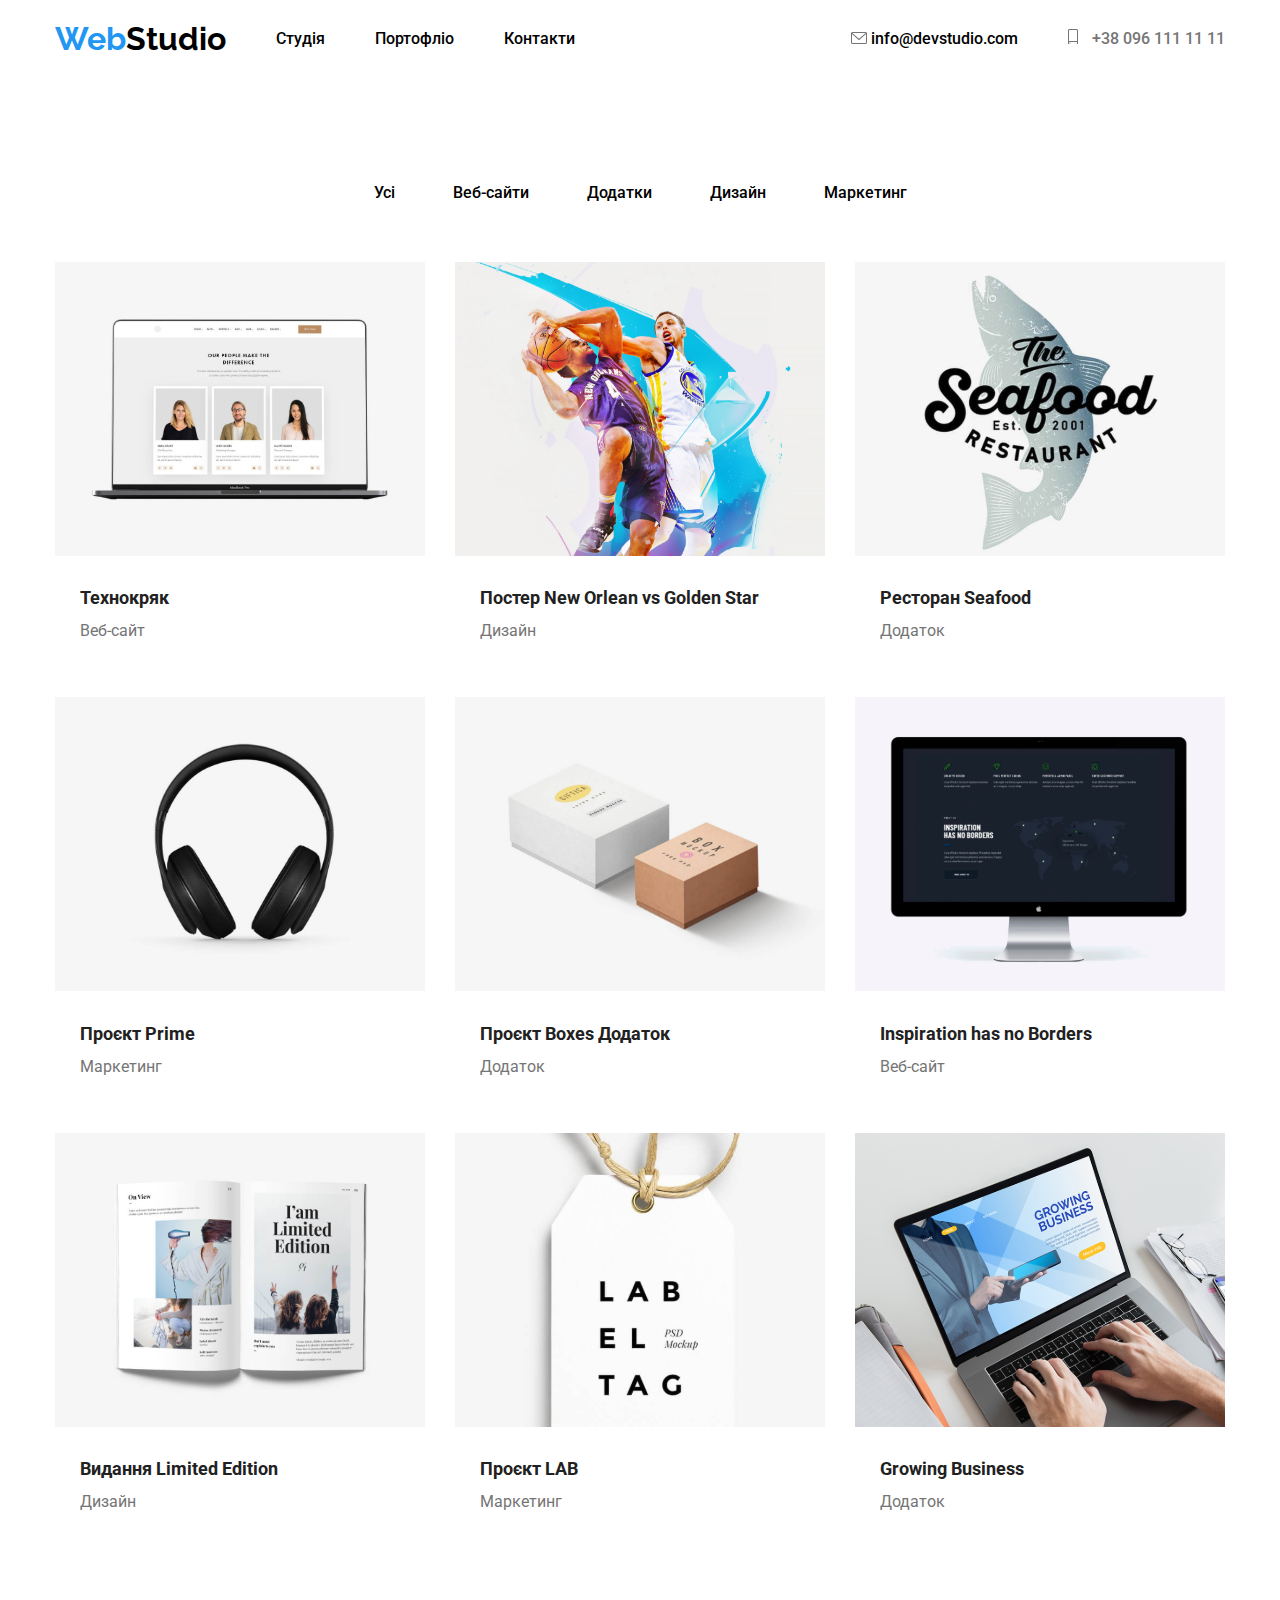
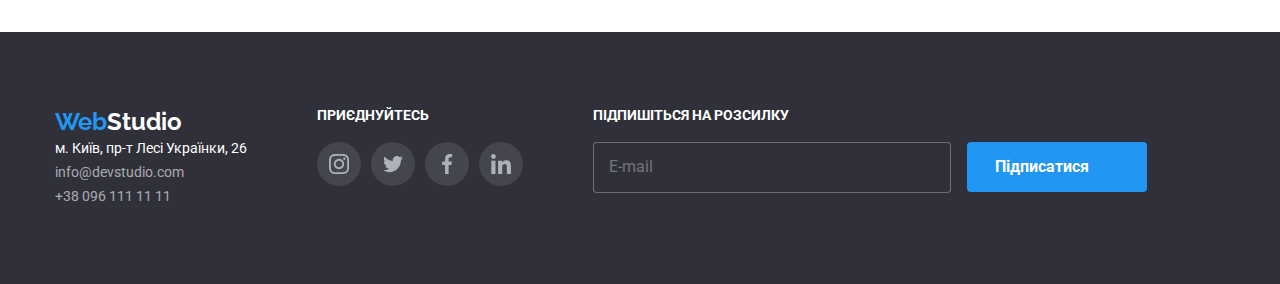
<file: Portfolio.html>
<!DOCTYPE html>
<html lang="en">
<head>
    <meta charset="UTF-8">
    <meta name="viewport" content="width=device-width, initial-scale=1.0">
    <title>WS Portfolio</title>
    <link rel="stylesheet" href="https://cdnjs.cloudflare.com/ajax/libs/modern-normalize/1.0.0/modern-normalize.min.css">
    <link rel="stylesheet" href="style.css">    
</head>
<body>
    <header class="header-info portfolio-header">
     <div class="container">
      <nav class="header-info-links">
         <ul class="header-info-list">
            <li class=""><a href="./index.html"><h1 class="name"><span class="name-add">Web</span>Studio</h1></a></li>
            <li class="header-info-items"><a href="index.html">Студія</a></li>
            <li class="header-info-items"><a href="Portfolio.html">Портофліо</a></li>
            <li class="header-info-items">Контакти</li>
         </ul>

        <ul class="header-info-list">
          <li class="header-info-items">

            <svg class="svg-style-header header-info-items">
              <use href="./img/envelope.svg" class="header-info-items">
            </svg>
            info@devstudio.com
          </li>
          <li class="header-info-items header-info-item">

            <svg class="svg-style-header header-info-items">
              <use href="./img/smartphone.svg" class="header-info-items">
            </svg>
            +38 096 111 11 11
          </li>
        </ul>

      </nav>
     </div>
    </header>
    
    <main>
     <div class="container">

      <div class="pages">
         <ul class="pages-list">
           <li class="pages-list-item">Усі</li>
           <li class="pages-list-item">Веб-сайти</li>
           <li class="pages-list-item">Додатки</li>
           <li class="pages-list-item">Дизайн</li>
           <li class="pages-list-item">Маркетинг</li>
         </ul>
      </div>

      <section class="products">

        <div class="products-item">
          <div class="figure-portfolio">
            <img src="./img/img.svg" class="img-portfolio">
            <div class="overlay-portfolio"></div>
          </div>

           <div class="product-item-content">
            <p class="product-item-name">Технокряк</p>
            <p class="product-item-subtitle">Веб-сайт</p>
           </div>
        </div>

        <div class="products-item">
          <div class="figure-portfolio">
            <img src="./img/img (1).svg" class="img-portfolio">
            <div class="overlay-portfolio"></div>
          </div>
            
            <div class="product-item-content">
            <p class="product-item-name">Постер New Orlean vs Golden Star</p>
            <p class="product-item-subtitle">Дизайн</p>
            </div>
        </div>

        <div class="products-item">
          <div class="figure-portfolio">
            <img src="./img/img (2).svg" class="img-portfolio">
            <div class="overlay-portfolio"></div>
          </div>
            
            <div class="product-item-content">
            <p class="product-item-name">Ресторан Seafood</p>
            <p class="product-item-subtitle">Додаток</p>
            </div>
        </div>

        <div class="products-item">
          <div class="figure-portfolio">
            <img src="./img/img (3).svg" class="img-portfolio">
            <div class="overlay-portfolio"></div>
          </div>
            
            <div class="product-item-content">
            <p class="product-item-name">Проєкт Prime</p>
            <p class="product-item-subtitle">Маркетинг</p>
            </div>
        </div>

        <div class="products-item">
          <div class="figure-portfolio">
            <img src="./img/img (4).svg" class="img-portfolio">
            <div class="overlay-portfolio"></div>
          </div>
            
            <div class="product-item-content">
            <p class="product-item-name">Проєкт Boxes Додаток</p>
            <p class="product-item-subtitle">Додаток</p>
            </div>
        </div>

        <div class="products-item">
          <div class="figure-portfolio">
            <img src="./img/img (5).svg" class="img-portfolio">
            <div class="overlay-portfolio"></div>
          </div>
            
            <div class="product-item-content">
            <p class="product-item-name">Inspiration has no Borders</p>
            <p class="product-item-subtitle">Веб-сайт</p>
            </div>
        </div>

        <div class="products-item">
          <div class="figure-portfolio">
            <img src="./img/img (6).svg" class="img-portfolio">
            <div class="overlay-portfolio"></div>
          </div>
            
            <div class="product-item-content">
            <p class="product-item-name">Видання Limited Edition</p>
            <p class="product-item-subtitle">Дизайн</p>
            </div>
        </div>

        <div class="products-item">
          <div class="figure-portfolio">
            <img src="./img/img (7).svg" class="img-portfolio">
            <div class="overlay-portfolio"></div>
          </div>
            
            <div class="product-item-content">
            <p class="product-item-name">Проєкт LAB</p>
            <p class="product-item-subtitle">Маркетинг</p>
            </div>
        </div>

        <div class="products-item">
          <div class="figure-portfolio">
            <img src="./img/img (8).svg" class="img-portfolio">
            <div class="overlay-portfolio"></div>
          </div>
            
            <div class="product-item-content">
            <p class="product-item-name">Growing Business</p>
            <p class="product-item-subtitle">Додаток</p>
            </div>
        </div>
      </section>
     </div>
    </main>



  <footer class="footer-info">
    <div class="container">
      <div>
        <h2 class="name" style="color: white;"><span class="name-add">Web</span>Studio</h2>
        <ul class="footer-info-list">
          <li class="footer-info-items">м. Київ, пр-т Лесі Українки, 26</li>
          <li class="footer-info-items">info@devstudio.com</li>
          <li class="footer-info-items">+38 096 111 11 11</li>
        </ul>
      </div>


      <div>
        <p class="footer-join-title">ПРИЄДНУЙТЕСЬ</p>

        <div class="social-footer">
          <div class="social-icons-style footer-icons">
            <svg class="svg-style-icons">
              <use href="./img/instagram 2.svg" class="icon-peoples footer-icons">
            </svg>
          </div>

          <div class="social-icons-style footer-icons">
            <svg class="svg-style-icons">
              <use href="./img/twitter 1.svg" class="icon-peoples footer-icons">
            </svg>
          </div>

          <div class="social-icons-style footer-icons">
            <svg class="svg-style-icons">
              <use href="./img/facebook 1.svg" class="icon-peoples footer-icons">
            </svg>
          </div>

          <div class="social-icons-style footer-icons">
            <svg class="svg-style-icons">
              <use href="./img/linkedin 1.svg" class="icon-peoples footer-icons">
            </svg>
          </div>
        </div>
      </div>


      <div>
        <p class="footer-join-title">Підпишіться на розсилку</p>

      <div class="join-footer">
       <input type="email" class="join-email" placeholder="E-mail">
       <button class="join-button">Підписатися<svg class="svg-style-icons-footer"><use href=""></use></svg></button>
      </div>

    </div>
  </footer>

</body>
</html>
</file>
<file: style.css>
@import url('https://fonts.googleapis.com/css2?family=Raleway:ital,wght@0,100..900;1,100..900&display=swap');
@import url('https://fonts.googleapis.com/css2?family=Roboto:ital,wght@0,100..900;1,100..900&display=swap');

*{
    padding: 0px;
    margin: 0px;
}

a {
  color: inherit; 
  text-decoration: none; 
  cursor: pointer; 
}

button {
    border: none;
    background-color: initial;
}


ul , li , ol {
    padding: 0px;
    margin: 0px;
}


body {
    font-family: "Roboto";
    
}

.container {
    width: 1170px;
    margin: auto;
}


nav {
    justify-content: space-between;
}



.header-info-links, .header-info-list {
    display: flex;
    align-items: center;
    list-style: none;
    gap: 50px;
    font-weight: 500;
    user-select: none;
    flex-wrap: wrap;
}

.name-add {
    color: rgba(33, 150, 243, 1);
    font-family: "Raleway"
}

.name {
    font-family: "Raleway"
}

.header-info-item {
    color: rgba(117, 117, 117, 1);
    fill: rgba(117, 117, 117, 1);
}

.header-info-items {
    position: relative;
}

.header-info-items:hover {
    color: rgba(33, 150, 243, 1);
    cursor: pointer;
    fill: #2196F3;
}


.svg-style-header {
    width: 16px;
    height: 12px;
    align-items: center;
}

.header-info-item > svg {
    width: 20px;
    height: 15px;
}

.header-info {
    display: flex;
    height: 80px;
    align-items: center;
    flex-wrap: wrap;
}

.footer-info {
    background-color: rgba(47, 48, 58, 1);
    height: 252px;
    display: flex;
    align-items: center;
    flex-wrap: wrap;
}

.footer-info > .container {
    display: flex;
}

.footer-info-list :first-child {
   font-weight: 400;
   line-height: 24px;
   letter-spacing: 3%;
   color: white;
}

.footer-info-items {
    font-weight: 400;
    font-size: 14px;
    line-height: 24px;
    letter-spacing: 3%;
    color: rgba(255, 255, 255, 0.6) ;
}

.footer-info-list {
   font-weight: 400;
   line-height: 24px;
   letter-spacing: 3%;
   color: white;
   list-style: none;
   display: flex;
   flex-direction: column;
}



.business-section {
    background-image: url("./img/backgroundbussec.png");
    background-repeat: no-repeat;
    color: white;
    display: flex;
    align-items: center;
    justify-content: center;
    height: 600px;
    flex-wrap: wrap;
}

.business-section > .container {
    display: flex;
    flex-direction: column;
    justify-content: center;
    align-items: center;
}


.business-section-title {
    font-weight: 900;
    font-size: 44px;
    line-height: 60px;
    letter-spacing: 6%;
    text-align: center;
    text-transform: uppercase;
    color: rgba(255, 255, 255, 1);
}

.bussiness-section-button {
    font-weight: 700;
    font-size: 16px;
    line-height: 30px;
    letter-spacing: 6%;
    background-color: rgba(33, 150, 243, 1);
    color: white;
    border-radius: 4px;
    border: none;
    display: flex;
    margin-top: 20px;
    width: 216px;
    height: 50px;
    display: flex;
    justify-content: center;
    align-items: center;
}

.bussiness-section-button:hover {
    background-color: rgba(33, 149, 243, 0.800);
}

.bussiness-section-button:active {
    background-color: rgba(33, 149, 243, 0.650);
}


.description-section {
    padding-bottom: 94px;
    padding-top: 94px;
    flex-wrap: wrap;
    display: flex;
}

.description-section-list {
    list-style: none;
    display: flex;
    gap: 30px;
    flex-wrap: wrap;
    justify-content: center;
}

.description-section-items {
    max-width: 270px;
    display: flex;
    flex-direction: column;
}

.description-section-title {
    font-weight: 700;
    font-size: 14px;
    line-height: 100%;
    letter-spacing: 3%;
    text-transform: uppercase; 
    margin-bottom: 10px;
}

.description-section-subtitle {
    font-weight: 400;
    font-size: 14px;
    line-height: 24px;
    letter-spacing: 3%;
    color: rgba(117, 117, 117, 1);
}

.description-section-image {
    background-color: white;
    width: 270px;
    height: 120px;
    margin-bottom: 30px;
    border-radius: 4px;
    background-repeat: no-repeat;
    background-position: center;
}

.description-section-image1 {
    background-image: url("./img/Group\ 1.png");
}

.description-section-image2 {
    background-image: url("./img/Group\ 2.png");
}

.description-section-image3 {
    background-image: url("./img/Group\ 3.png");
}

.description-section-image4 {
    background-image: url("./img/Group\ 4.png");
}


.images-section > .container{
    display: flex;
    flex-direction: column;
    align-items: center;
    flex-wrap: wrap;
}

.images-section {
    display: flex;
    padding-bottom: 94px;
}

.images-section-title {
    margin-bottom: 50px;
    justify-self: center;
}


.images-section-item {
    width: 370px;
    height: 294px;
    gap: 60px;
}

.images-section {
    display: flex;
    gap: 60px;
    justify-content: center;
}

.container-images {
    display: flex;
    gap: 30px;
    position: relative;
    list-style: none;
}

.container-images > li {
    position: relative;
}

.text-on-imgs {
    display: flex;
    justify-content: center;
    align-items: center;
    position: absolute;
    bottom: 2px;
    height: 70px;
    background: rgba(47, 48, 58, 0.8);
    width: 100%;
    text-align: center;
    font-family: "Roboto";
    font-weight: 700;
    font-size: 14px;
    line-height: 100%;
    letter-spacing: 3%;
    text-align: center;
    text-transform: uppercase;
    color: white
}


.team-section {
    padding-top: 94px;
    padding-bottom: 94px;
    display: flex;
    justify-content: center;
    flex-direction: column;    
    align-items: center;
    background-color: #F5F4FA;
    flex-wrap: wrap;
}

.team-section-peoples {
    display: flex;
    gap: 30px;
}

.team-section > .container{
    display: flex;
    justify-content: center;
    align-items: center;
    flex-direction: column;
}


.team-section-people {
    background-color: white;
}

.team-section-image {
    width: 270px;
    height: 260px;
    border-top-right-radius: 4px;
    border-top-left-radius: 4px;
}

.team-section-people {
   display: flex;
   flex-direction: column;
   align-items: center;
   justify-content: center;
   padding-bottom: 30px;
   border-radius: 4px;
   box-shadow: 0px 2px 1px 0px rgba(0, 0, 0, 0.3);
}

.team-section-people-info {
   display: flex;
   flex-direction: column;
   justify-content: center;
   align-items: center;
   margin-top: 30px;
}

.team-section-title {
    justify-self: center;
    margin-bottom: 50px;
}

.team-section-people-descripton {
    color: rgba(117, 117, 117, 1);
    font-weight: 400;
    font-size: 16px;
    letter-spacing: 3%;
    text-align: center;
    margin-top: 10px;
}

.team-section-people-name {
    color: rgba(33, 33, 33, 1);
    font-weight: 500;
    font-size: 16px;
    letter-spacing: 3%;
    text-align: center;
}

.member-1::before{
    content: "";
    width: 270px;
    height: 260px;
    background-image: url("./img/img\ \(1\).png");
    background-size: contain;
    background-repeat: no-repeat;
    background-position: center;
}

.member-2::before{
    content: "";
    width: 270px;
    height: 260px;
    background-image: url("./img/img\ \(2\).png");
    background-size: contain;
    background-repeat: no-repeat;
    background-position: center;
}

.member-3::before{
    content: "";
    width: 270px;
    height: 260px;
    background-image: url("./img/img\ \(3\).png");
    background-size: contain;
    background-repeat: no-repeat;
    background-position: center;
}

.member-4::before{
    content: "";
    width: 270px;
    height: 260px;
    background-image: url("./img/img\ \(4\).png");
    background-size: contain;
    background-repeat: no-repeat;
    background-position: center;
}

.svg-style-icons{
    fill: #AFB1B8;
    width: 20px;
    height: 20px;
    box-sizing: content-box;

}

.social-icons-style {
    display: flex;
    width: 44px;
    height: 44px;
    align-items: center;
    justify-content: center;
    border-radius: 51px;
    gap: 20px;
}

.social-icons-style:hover {
    fill: white;
    background-color: #2196F3;
    cursor: pointer;
    
}

.social-icons-style:hover .icon-peoples{
    fill: white;
    cursor: pointer;
}

.social-peoples {
    display: flex ;
    padding-top: 15px;
}

.social-footer {
    display: flex;
    gap: 10px;
}


.important-clients-content {
    display: flex;
    gap: 30px;
    margin-bottom: 95px;
}

.important-clients-title {
    justify-self: center;
    margin-bottom: 50px;
    margin-top: 94px;
}

.svg-style-imporant-clients {
    fill: rgba(175, 177, 184, 1);
    width: 106px;
    height: 60px;
}

.svg-block-clients {
    border: 1px rgba(175, 177, 184, 1) solid;
    padding: 16px 32px 16px 32px;
    border-radius: 4px;

}

.svg-block-clients:hover {
    border: 1px #2196F3 solid;    
    cursor: pointer;
}

.svg-block-clients:hover .svg-style-imporant-clients {
   fill: rgba(33, 150, 243, 1);    
   cursor: pointer;
}


.footer-info > {
   display: flex;
}

footer > .container {
    display: flex;
    justify-content: flex-start;
    align-items: stretch;
    gap: 70px;
}

.footer-join-title {
    font-family: "Roboto";
    font-weight: 700;
    font-size: 14px;
    line-height: 100%;
    letter-spacing: 3%;
    text-transform: uppercase;
    color: white;
    margin-bottom: 20px;
}

.footer-icons {
    fill: white;
    background: rgba(255, 255, 255, 0.1);
    border-radius: 51px;
}


.join-email {
    background-color: rgba(47, 48, 58, 1);
    border: solid 1px rgba(255, 255, 255, 0.3);
    border-radius: 4px;
    padding-top: 15px;
    padding-bottom: 15px;
    padding-left: 15px;
    width: 358px;
    color: white;
}

.join-button {
    background-color: rgba(33, 150, 243, 1);
    font-family: "Roboto";
    font-weight: 700;
    font-size: 16px;
    line-height: 30px;
    letter-spacing: 6%;
    text-align: center;
    border-radius: 4px;
    margin-left: 12px;
    color: white;
    padding: 10px 28px 10px 28px;
    align-items: center;
    justify-content: center;
    align-self: center;
}

.join-button:hover {
    background-image: linear-gradient(rgba(0, 0, 0, 0.2));
    cursor: pointer;
}

.join-button:active {
    background-image: linear-gradient(rgba(0, 0, 0, 0.3));
    cursor: pointer;
}


.svg-style-icons-footer {
    width: 20px;
    height: 20px;
    fill: white;
    align-items: center;
    margin-left: 10px;
}

/* Portfolio's css*/   

.portfolio-header {
    border-bottom: solid 2px white;
}



.pages-list {
    display: flex;
    list-style: none;
    gap: 8px;
    justify-content: center;
    padding-top: 94px;
    padding-bottom: 50px;
}

.pages-list-item {
    padding: 6px 25px 6px 25px;
    background: white;
    border-radius: 4px;
    font-weight: 500;
    font-size: 16px;
    line-height: 26px;
    letter-spacing: 3%;
    text-align: center;
    transition: 0.3s;
    user-select: none;
    cursor: pointer;
}

.pages-list-item:hover {
    background-color: rgba(33, 150, 243, 1);
    color: white;
    box-shadow: 0px 2px 4px rgba(0, 0, 0, 0.7);
}


.products {
    display: flex;
    flex-wrap: wrap;
    flex-direction: row;
    justify-content: space-between;
    row-gap: 30px;
    padding-bottom: 94px;
}

.img-portfolio {
    width: 370px;
    height: 294px;
}

.figure-portfolio {
    position: relative;
    overflow: hidden;
}

.overlay-portfolio {
    justify-items: center;
    align-content: center;
    width: 100%;
    height: 100%;
    color: white;
    position: absolute;
    top: 0;
}

.overlay-portfolio-text {
    padding: 15px;
    line-height: 28px
}

.product-item-name {
    color: rgba(33, 33, 33, 1);
    font-weight: 700;
    font-size: 18px;
    line-height: 36px;
    letter-spacing: 6%;
    margin-left: 24px;
}

.product-item-subtitle {
    color: rgba(117, 117, 117, 1);
    font-weight: 400;
    font-size: 16px;
    line-height: 30px;
    letter-spacing: 3%;
    margin-left: 24px;
}

.product-item-content {
    border-bottom: solid 1px white;
    border-right: solid 1px white;
    border-left: solid 1px white;
    padding-top: 20px;
    padding-bottom: 20px;
}

.products-item:hover {
   box-shadow: 1px 4px 4px 0px rgba(0, 0, 0, 0.25);
   transition: 0.2s;
}

.products-item {
   transition: 0.15s;
}


/* modal-open */

.backdrop {
  position: fixed;
  top: 0;
  left: 0;
  width: 100%;
  height: 100%;
  background-color: rgba(0, 0, 0, 0.5);
  opacity: 1;
}

.backdrop.is-hidden {
  opacity: 0;
  pointer-events: none;
}

.modal {
  position: absolute;
  top: 50%;
  left: 50%;
  min-width: 528px;
  min-height: 581px;
  padding: 15px;
  background-color: #FFFFFF;
  transform: translate(-50%, -50%);
  /* transform: scale(0);
  transition-duration: 250ms;
  transition-timing-function: cubic-bezier(0.4, 0, 0.2, 1); */
}

.no-scroll {
  overflow: hidden;
}

.btn-icon-close-modal {
    border: solid 1px rgba(0, 0, 0, 0.1);
    border-radius: 51px;
    display: flex;
    justify-content: end;
    justify-self: end;
    padding: 12px;
    cursor: pointer;
}


.svg-style-icon-modal {
    width: 18px;
    height: 18px;
}

.btn-icon-close-modal:hover .svg-style-icon-modal{
    fill: rgba(33, 150, 243, 1);
}

.title-modal {
    font-family: "Roboto";
    font-weight: 700;
    font-size: 20px;
    line-height: 100%;
    letter-spacing: 3%;
    text-align: center;
}

.form-modal {
    margin-top: 12px;
    display: flex;
    flex-direction: column;
    padding-left: 40px;
    padding-right: 40px;
    gap: 10px;
}

.input-modal {
    padding-bottom: 11px;
    padding-top: 11px;
    padding-left: 12px;
}

.input-modal:focus {
    outline: none;
    border: none;
}

.modal-input:focus-within {
    outline: 1px solid rgba(33, 150, 243, 1);
    fill: rgba(33, 150, 243, 1);
}

.textarea-modal:focus {
    outline: 1px solid rgba(33, 150, 243, 1);    
}

.textarea-modal {
    max-width: 448px;
    height: 120px;
    max-height: 130px;
    margin-bottom: 20px;
    border: none;
    outline: solid 1px rgba(33, 33, 33, 0.2);
    border-radius: 4px;
    padding: 12px 16px 12px 16px;
}

.conditions-modal {
    color: rgba(33, 150, 243, 1);
}

.conditions-modal:hover {
    text-decoration: underline;
}

.button-submit-modal {
    display: flex;
    width: 200px;
    height: 50px;
    background-color: rgba(33, 150, 243, 1);
    color: #FFFFFF;
    border-radius: 4px;
    align-self: center;
    margin-top: 30px;
    justify-content: center;
    align-items: center;
    align-self: center;
    justify-self: center;
}

.button-submit-modal:hover {
    background-image: linear-gradient(rgba(0, 0, 0, 0.2));
    cursor: pointer;
}

.button-submit-modal:active {
    background-image: linear-gradient(rgba(0, 0, 0, 0.3));
}

.icons-modal {
    width: 18px;
    height: 18px;
}

input {
    border: none;
}


.modal-input {
    border: solid 1px rgba(33, 33, 33, 0.2);
    display: flex;
    border-radius: 4px;
}

.modal-input > input {
    display: block;
    width: 100%;
}

.block-icons {
    display: flex;
    align-items: center;
    padding: 11px;
}
</file>
